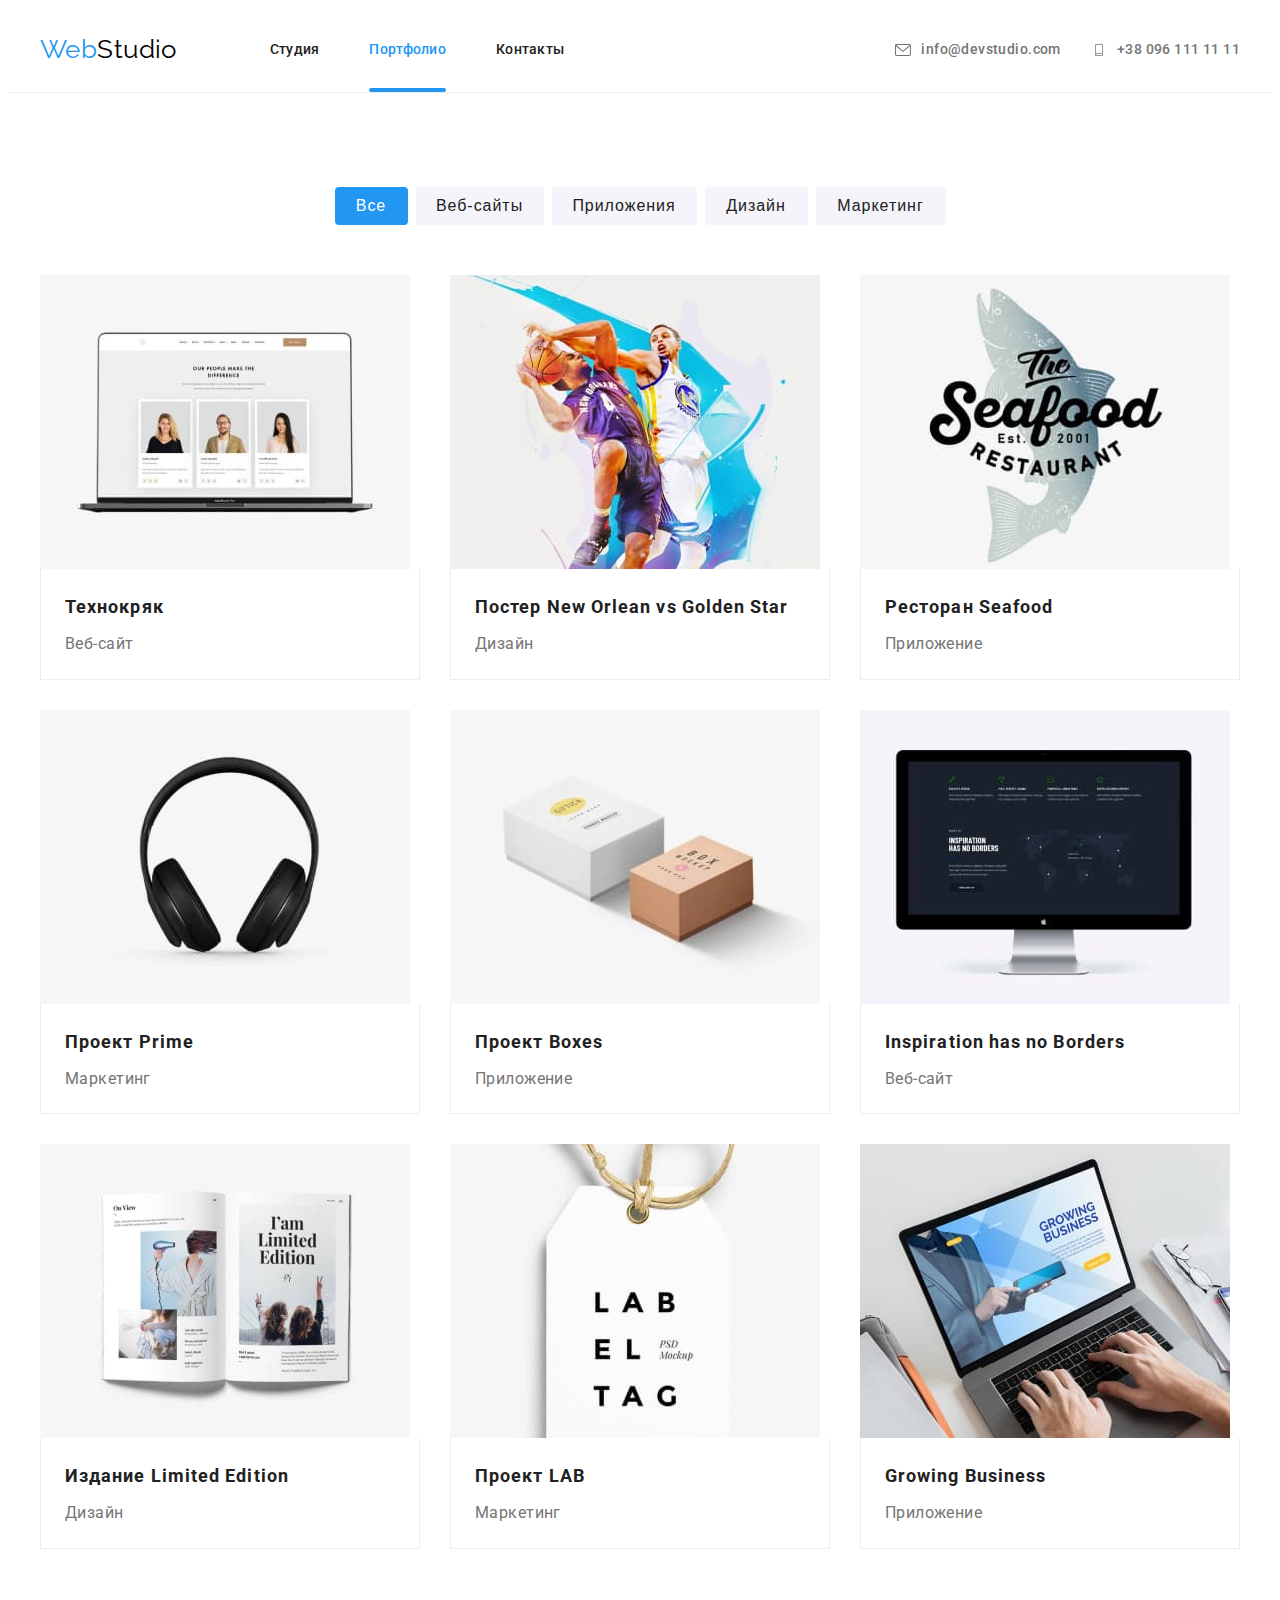
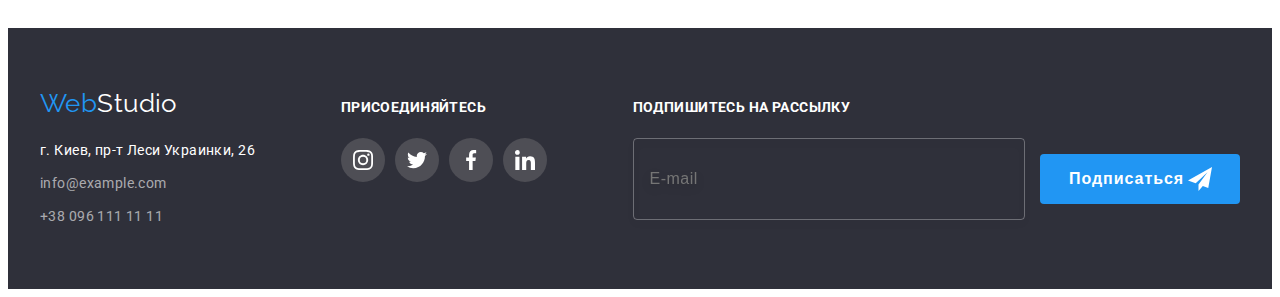
<file: portfolio.html>
<!DOCTYPE html>
<html lang="ru">

<head>
	<meta charset="UTF-8" />
	<meta http-equiv="X-UA-Compatible" content="IE=edge" />
	<meta name="viewport" content="width=device-width, initial-scale=1.0" />
	<title>Портфолио</title>
	<link rel="preconnect" href="https://fonts.googleapis.com" />
	<link rel="preconnect" href="https://fonts.gstatic.com" crossorigin />
	<link
		href="https://fonts.googleapis.com/css2?family=Raleway:wght@700&family=Roboto:wght@400;500;700;900&display=swap"
		rel="stylesheet" />
	<link rel="stylesheet" href="https://cdnjs.cloudflare.com/ajax/libs/modern-normalize/1.1.0/modern-normalize.min.css"
		integrity="sha512-wpPYUAdjBVSE4KJnH1VR1HeZfpl1ub8YT/NKx4PuQ5NmX2tKuGu6U/JRp5y+Y8XG2tV+wKQpNHVUX03MfMFn9Q=="
		crossorigin="anonymous" referrerpolicy="no-referrer" />
	
	<link rel="stylesheet" href="./css/main.min.css" />
	<link rel="stylesheet" href="./css/style.css" />
</head>

<body>
	<!-- header -->
	<!-- portfolio -->
	<header class="header">
		<div class="container header__container">
			<a class="logo header__logo" href="WebStudio" aria-label="logo"> Web<span class="header__logo--color">Studio</span></a>
			<nav class="nav">
				<ul class="nav__list nav__list--location">
					<li class="nav__item">
						<a class="nav__link" href="./index.html">Студия</a>
					</li>
					<li class="nav__item">
						<a class="nav__link nav__link--current" href="./portfolio.html">Портфолио</a>
					</li>
					<li class="nav__item">
						<a class="nav__link" href="Контакты">Контакты</a>
					</li>
				</ul>
			</nav>
			<ul class="contact contact--right">
				<li class="contact__item">
					<a class="contact__link" href="mailto:info@devstudio.com"><svg class="contact__icon" width="16"
							height="12">
							<use href="./images/icons.svg#icon-envelope"></use>
						</svg>
						info@devstudio.com</a>
				</li>
				<li class="contact__item">
					<a class="contact__link" href="tel:+380961111111"><svg class="contact__icon" width="16" height="12">
							<use href="./images/icons.svg#icon-smartphone"></use>
						</svg>+38 096 111 11 11</a>
				</li>
			</ul>
		</div>
	</header>
	<main>
		<section class="section">
			<div class="container">
				<h1 hidden>Портфолио</h1>
				<ul class="filter filter--position">
					<li class="filter__item">
						<button class="button button__filter button__filter--all" type="button">Все</button>
					</li>
					<li class="filter__item">
						<button class="button button__filter button__filter--web" type="button">Веб-сайты</button>
					</li>
					<li class="filter__item">
						<button class="button button__filter button__filter--application" type="button">Приложения</button>
					</li>
					<li class="filter__item">
						<button class="button button__filter button__filter--design" type="button">Дизайн</button>
					</li>
					<li class="filter__item">
						<button class="button button__filter button__filter--marketing" type="button">Маркетинг</button>
					</li>
				</ul>

				<!-- project -->

				<ul class="project card-set">
					<li class="project__item card-set__item">
						<a class="project__link" href="">
							<div class="overlay-card">
								<img src="./images/manager.jpg" alt="изображение менеджеров в екране ноутбука"
									width="370" height="294" />
								<div class="overlay-card__content">
									<p class="overlay-card--text">
										Ресурс предлагает комплексные предложения с разным уровнем функционала и
										сервисов. Все это
										позволит посетителю получить исчерпывающие сведения о компании или частном лице.
									</p>
								</div>
							</div>
							<div class="project__content">
								<h2 class="project__title">Технокряк</h2>
								<p class="project__title--descr">Веб-сайт</p>
							</div>
						</a>
					</li>
					<li class="project__item card-set__item">
						<a class="project__link" href="">
							<div class="overlay-card">
								<img src="./images/goldenstar.jpg" alt="два баскетболистка" width="370" height="294" />
								<div class="overlay-card__content">
									<p class="overlay-card--text">
										Ресурс предлагает комплексные предложения с разным уровнем функционала и
										сервисов. Все это
										позволит посетителю получить исчерпывающие сведения о компании или частном лице.
									</p>
								</div>
							</div>
							<div class="project__content">
								<h2 class="project__title">Постер New Orlean vs Golden Star</h2>
								<p class="project__title--descr">Дизайн</p>
							</div>
						</a>
					</li>
					<li class="project__item card-set__item">
						<a class="project__link" href="">
							<div class="overlay-card">
								<img src="./images/seafood.jpg" alt="логотип seafood" width="370" height="294" />
								<div class="overlay-card__content">
									<p class="overlay-card--text">
										Ресурс предлагает комплексные предложения с разным уровнем функционала и
										сервисов. Все это
										позволит посетителю получить исчерпывающие сведения о компании или частном лице.
									</p>
								</div>
							</div>
							<div class="project__content">
								<h2 class="project__title">Ресторан Seafood</h2>
								<p class="project__title--descr">Приложение</p>
							</div>
						</a>
					</li>
					<li class="project__item card-set__item">
						<a class="project__link" href="">
							<div class="overlay-card">
								<img src="./images/prime.jpg" alt="наушники" width="370" height="294" />
								<div class="overlay-card__content">
									<p class="overlay-card--text">
										Ресурс предлагает комплексные предложения с разным уровнем функционала и
										сервисов. Все это
										позволит посетителю получить исчерпывающие сведения о компании или частном лице.
									</p>
								</div>
							</div>
							<div class="project__content">
								<h2 class="project__title">Проект Prime</h2>
								<p class="project__title--descr">Маркетинг</p>
							</div>
						</a>
					</li>
					<li class="project__item card-set__item">
						<a class="project__link" href="">
							<div class="overlay-card">
								<img src="./images/box.jpg" alt="две коробки" width="370" height="294" />
								<div class="overlay-card__content">
									<p class="overlay-card--text">
										Ресурс предлагает комплексные предложения с разным уровнем функционала и
										сервисов. Все это
										позволит посетителю получить исчерпывающие сведения о компании или частном лице.
									</p>
								</div>
							</div>
							<div class="project__content">
								<h2 class="project__title">Проект Boxes</h2>
								<p class="project__title--descr">Приложение</p>
							</div>
						</a>
					</li>
					<li class="project__item card-set__item">
						<a class="project__link" href="">
							<div class="overlay-card">
								<img src="./images/borders.jpg" alt="екран монитора" width="370" height="294" />
								<div class="overlay-card__content">
									<p class="overlay-card--text">
										Ресурс предлагает комплексные предложения с разным уровнем функционала и
										сервисов. Все это
										позволит посетителю получить исчерпывающие сведения о компании или частном лице.
									</p>
								</div>
							</div>
							<div class="project__content">
								<h2 class="project__title" lang="en"> Inspiration has no Borders </h2>
								<p class="project__title--descr">Веб-сайт</p>
							</div>
						</a>
					</li>
					<li class="project__item card-set__item">
						<a class="project__link" href="">
							<div class="overlay-card">
								<img src="./images/limited.jpg" alt="розвернутая книга" width="370" height="294" />
								<div class="overlay-card__content">
									<p class="overlay-card--text">
										Ресурс предлагает комплексные предложения с разным уровнем функционала и
										сервисов. Все это
										позволит посетителю получить исчерпывающие сведения о компании или частном лице.
									</p>
								</div>
							</div>
							<div class="project__content">
								<h2 class="project__title">Издание Limited Edition</h2>
								<p class="project__title--descr">Дизайн</p>
							</div>
						</a>
					</li>
					<li class="project__item card-set__item">
						<a class="project__link" href="">
							<div class="overlay-card">
								<img src="./images/lab.jpg" alt="ярлик lab" width="370" height="294" />
								<div class="overlay-card__content">
									<p class="overlay-card--text">
										Ресурс предлагает комплексные предложения с разным уровнем функционала и
										сервисов. Все это
										позволит посетителю получить исчерпывающие сведения о компании или частном лице.
									</p>
								</div>
							</div>
							<div class="project__content">
								<h2 class="project__title">Проект LAB</h2>
								<p class="project__title--descr">Маркетинг</p>
							</div>
						</a>
					</li>
					<li class="project__item card-set__item">
						<a class="project__link" href="">
							<div class="overlay-card">
								<img src="./images/business.jpg" alt="работа с ноутбука" width="370" height="294" />
								<div class="overlay-card__content">
									<p class="overlay-card--text">
										Ресурс предлагает комплексные предложения с разным уровнем функционала и
										сервисов. Все это
										позволит посетителю получить исчерпывающие сведения о компании или частном лице.
									</p>
								</div>
							</div>
							<div class="project__content">
								<h2 class="project__title" lang="en">Growing Business</h2>
								<p class="project__title--descr">Приложение</p>
							</div>
						</a>
					</li>
				</ul>
			</div>
		</section>
	</main>
	<!-- footer -->
	<footer class="footer">
		<div class="container container__footer">
			<div>
				<a class="logo footer__logo" href="WebStudio" aria-label="logo"> Web<span class="footer__logo--color">Studio</span></a>
				<ul class="footer__contact">
					<li class="footer__item">
						<a class="footer__link footer__link--color" href="https://goo.gl/maps/sdTWrFby8Wr7bBPv6" target="_blank"
							rel="noopener noreferrer">г. Киев, пр-т Леси Украинки, 26</a>
					</li>
					<li class="footer__item">
						<a class="footer__link" href="mailto:info@example.com">info@example.com</a>
					</li>
					<li class="footer__item">
						<a class="footer__link" href="tel:+380961111111"> +38 096 111 11 11</a>
					</li>
				</ul>
			</div>
			<div class="social-media-footer">
				<p class="slogan">присоединяйтесь</p>
				<ul  class="social-media">
					<li class="social-media__item">
						<a class="social-media__link social-media__link--color" href="" target="_blank"
							rel="noopener noreferrer" aria-label="instagram"><svg class="social-media__icon" width="20"
								height="20">
								<use href="./images/icons.svg#icon-instagram"></use>
							</svg>
						</a>
					</li>
					<li class="social-media__item">
						<a class="social-media__link social-media__link--color" href="" target="_blank"
							rel="noopener noreferrer" aria-label="twitter"><svg class="social-media__icon" width="20"
								height="20">
								<use href="./images/icons.svg#icon-twitter"></use>
							</svg></a>
					</li>
					<li class="social-media__item">
						<a class="social-media__link social-media__link--color" href="" target="_blank"
							rel="noopener noreferrer" aria-label="facebook"><svg class="social-media__icon" width="20"
								height="20">
								<use href="./images/icons.svg#icon-facebook"></use>
							</svg></a>
					</li>
					<li class="social-media__item">
						<a class="social-media__link social-media__link--color" href="" target="_blank"
							rel="noopener noreferrer" aria-label="linkedin"><svg class="social-media__icon" width="20"
								height="20">
								<use href="./images/icons.svg#icon-linkedin"></use>
							</svg></a>
					</li>
				</ul>
			</div>
			<form class="form">
				<p class="slogan">Подпишитесь на рассылку</p>
				<label>
					<input class="form__input" type="email" name="email" placeholder="E-mail" required />
				</label>
				<button class="button button--position" type="submit">Подписаться
					<svg class="button__icon-send" width="24" height="24">
						<use href="./images/icons.svg#icon-send"></use>
					</svg>
				</button>
			</form>
		</div>
	</footer>
</body>

</html>
</file>
<file: css/style.css>
/* --змінна flex-- */


.is-hidden {
	opacity: 0;
	visibility: hidden;
	pointer-events: none;
}

/* header */




/* hero */

/* modal window */





/* section features */

/* section about */

/* section team */

/* social-media */

/* client */

/* portfolio */
/* filter */


/* project */


/* footer */
</file>
<file: css/main.min.css>
:root{--header-border-color: #ececec;--accent-color: #2196f3;--accent-background-color: #188ce8;--main-second-color: #000000;--main-background-color: #ffffff;--titel-color: #212121;--titel-text-color: rgb(117, 117, 117);--hero-background-color: #2f303a;--btn-background-color: #f5f4fa;--svg-color: #afb1b8;--main-font: "Roboto";--accent-font: "Raleway";--items: 3;--indent: 30px;--transition-duration: 250ms;--timing-function: cubic-bezier(0.4, 0, 0.2, 1)}.visually-hidden{position:absolute;width:1px;height:1px;margin:-1px;border:0;padding:0;white-space:nowrap;-webkit-clip-path:inset(100%);clip-path:inset(100%);clip:rect(0 0 0 0);overflow:hidden}.is-hidden{opacity:0;visibility:hidden;pointer-events:none}.card-set{display:-webkit-box;display:-ms-flexbox;display:flex;-ms-flex-wrap:wrap;flex-wrap:wrap;margin:calc(-1*var(--indent)/2)}.card-set__item{-ms-flex-preferred-size:calc((100% - var(--indent)*var(--items))/var(--items));flex-basis:calc((100% - var(--indent)*var(--items))/var(--items));margin:calc(var(--indent)/2)}h1,h2,h3,h4{margin:0}img{display:block;max-width:100%;height:auto}ul{margin:0;padding:0}a{text-decoration:none}li{list-style:none}body{font-family:var(--main-font);color:var(--titel-text-color);background-color:var(--main-background-color);font-size:14px;line-height:1.4;letter-spacing:.03em}body.no-scroll{overflow:hidden}.backdrop{position:fixed;top:0;left:0;z-index:1;width:100%;height:100%;opacity:1;visibility:visible;pointer-events:initial;-webkit-transition-property:opacity,visibility;transition-property:opacity,visibility;-webkit-transition-duration:var(--transition-duration);transition-duration:var(--transition-duration);-webkit-transition-timing-function:var(--timing-function);transition-timing-function:var(--timing-function);background:rgba(0,0,0,.2)}.btn-close{position:absolute;top:8px;right:8px;width:30px;height:30px;display:-webkit-box;display:-ms-flexbox;display:flex;-webkit-box-align:center;-ms-flex-align:center;align-items:center;-webkit-box-pack:center;-ms-flex-pack:center;justify-content:center;padding:0;background-color:var(--main-background-color);border:1px solid rgba(0,0,0,.1);border-radius:50%;cursor:pointer}.btn-close:hover{fill:var(--accent-color)}.checkbox{-webkit-box-pack:center;-ms-flex-pack:center;justify-content:center;-webkit-box-align:center;-ms-flex-align:center;align-items:center;position:relative;display:-webkit-box;display:-ms-flexbox;display:flex;cursor:pointer}.checkbox--position{gap:7px;margin-top:20px;margin-bottom:30px}.checkbox__icon{display:-webkit-inline-box;display:-ms-inline-flexbox;display:inline-flex;-webkit-box-align:center;-ms-flex-align:center;align-items:center;-webkit-box-pack:center;-ms-flex-pack:center;justify-content:center;width:16px;height:15px;outline:2px solid var(--titel-color);outline-offset:-2px;-webkit-transition-property:background-color,outline-color;transition-property:background-color,outline-color;-webkit-transition-duration:var(--transition-duration);transition-duration:var(--transition-duration);-webkit-transition-timing-function:var(--timing-function);transition-timing-function:var(--timing-function);border-radius:2px;fill:var(--main-background-color)}.checkbox__input:checked+.checkbox__icon{background-color:var(--accent-color);outline-color:var(--accent-color)}.checkbox__text{line-height:1.71;-webkit-user-select:none;-moz-user-select:none;-ms-user-select:none;user-select:none}.checkbox__link{color:var(--accent-color)}.form{display:inline-block}.form__input{font-size:16px;letter-spacing:.03em;color:rgba(255,255,255,.6);width:358px;height:50px;margin-right:12px;padding:15px 16px 15px 16px;outline:rgba(0,0,0,0);border:1px solid rgba(255,255,255,.3);-webkit-filter:drop-shadow(0px 4px 4px rgba(0, 0, 0, 0.15));filter:drop-shadow(0px 4px 4px rgba(0, 0, 0, 0.15));border-radius:4px;background-color:inherit;-webkit-transition-property:border-color;transition-property:border-color;-webkit-transition-duration:var(--transition-duration);transition-duration:var(--transition-duration);-webkit-transition-timing-function:var(--timing-function);transition-timing-function:var(--timing-function)}.form__input:focus-within{border-color:var(--accent-color);color:var(--main-background-color)}.label{position:relative;font-size:12px;line-height:1.16;letter-spacing:.01em}.label__input{width:100%;height:40px;margin-top:4px;padding:0 42px;outline:rgba(0,0,0,0);-webkit-transition-property:border-color;transition-property:border-color;-webkit-transition-duration:var(--transition-duration);transition-duration:var(--transition-duration);-webkit-transition-timing-function:var(--timing-function);transition-timing-function:var(--timing-function);border:1px solid rgba(33,33,33,.2);border-radius:4px;cursor:pointer}.label__input:focus-within{border-color:var(--accent-color)}.label__input::-webkit-input-placeholder{font-size:12px;line-height:1.16;letter-spacing:.01em;color:rgba(117,117,117,.5)}.label__input::-moz-placeholder{font-size:12px;line-height:1.16;letter-spacing:.01em;color:rgba(117,117,117,.5)}.label__input:-ms-input-placeholder{font-size:12px;line-height:1.16;letter-spacing:.01em;color:rgba(117,117,117,.5)}.label__input::-ms-input-placeholder{font-size:12px;line-height:1.16;letter-spacing:.01em;color:rgba(117,117,117,.5)}.label__input::placeholder{font-size:12px;line-height:1.16;letter-spacing:.01em;color:rgba(117,117,117,.5)}.label:focus-within{fill:var(--accent-color);border-color:var(--accent-color)}.label__icon{position:absolute;bottom:11px;left:12px}.label__input--message{height:120px;resize:none;padding:12px 16px}.modal{position:absolute;top:50%;left:50%;-webkit-transform:translate(-50%, -50%);transform:translate(-50%, -50%);min-width:528px;min-height:581px;padding:40px;background-color:var(--main-background-color);-webkit-box-shadow:0px 1px 3px rgba(0,0,0,.12),0px 1px 1px rgba(0,0,0,.14),0px 2px 1px rgba(0,0,0,.2);box-shadow:0px 1px 3px rgba(0,0,0,.12),0px 1px 1px rgba(0,0,0,.14),0px 2px 1px rgba(0,0,0,.2);border-radius:4px}.modal__chapter{font-size:20px;line-height:1.15;letter-spacing:.03em;margin-bottom:12px;color:var(--titel-color)}.modal__body{display:-webkit-box;display:-ms-flexbox;display:flex;-webkit-box-orient:vertical;-webkit-box-direction:normal;-ms-flex-direction:column;flex-direction:column;gap:10px}.button{width:200px;height:50px;margin:auto;padding:0;color:var(--main-background-color);background-color:var(--accent-color);-webkit-transition-property:color,background-color,-webkit-box-shadow;transition-property:color,background-color,-webkit-box-shadow;transition-property:color,background-color,box-shadow;transition-property:color,background-color,box-shadow,-webkit-box-shadow;-webkit-transition-duration:var(--transition-duration);transition-duration:var(--transition-duration);-webkit-transition-timing-function:var(--timing-function);transition-timing-function:var(--timing-function);border-radius:4px;border:none;cursor:pointer;font-weight:700;font-size:16px;line-height:1.88;letter-spacing:.06em}.button:hover{color:var(--main-background-color);background-color:var(--accent-background-color);-webkit-box-shadow:0px 4px 4px rgba(0,0,0,.15);box-shadow:0px 4px 4px rgba(0,0,0,.15)}.button--position{position:relative;padding:10px 62px 10px 29px}.button__icon-send{position:absolute;top:13px;right:28px;fill:var(--main-background-color)}.button__filter{height:38px;font-weight:500;color:var(--titel-color);background-color:var(--btn-background-color)}.button__filter--all{color:var(--main-background-color);background-color:var(--accent-color);width:73px;width:73px}.button__filter--web{width:128px}.button__filter--application{width:145px}.button__filter--design{width:103px}.button__filter--marketing{width:130px}.contact{display:-webkit-box;display:-ms-flexbox;display:flex}.contact--right{margin-left:auto}.contact__item:not(:last-child){margin-right:30px}.contact__link{display:-webkit-box;display:-ms-flexbox;display:flex;-webkit-box-align:center;-ms-flex-align:center;align-items:center;font-weight:500;padding-top:32px;padding-bottom:32px;color:var(--titel-text-color);-webkit-transition-property:color;transition-property:color;-webkit-transition-duration:var(--transition-duration);transition-duration:var(--transition-duration);-webkit-transition-timing-function:var(--timing-function);transition-timing-function:var(--timing-function)}.contact__link:hover,.contact__link:focus{color:var(--accent-color)}.contact__icon{margin-right:10px;fill:currentColor}.filter{display:-webkit-box;display:-ms-flexbox;display:flex;-webkit-box-pack:center;-ms-flex-pack:center;justify-content:center;gap:8px}.filter--position{margin-bottom:50px}.filter{display:-webkit-box;display:-ms-flexbox;display:flex;-webkit-box-pack:center;-ms-flex-pack:center;justify-content:center;gap:8px}.filter--position{margin-bottom:50px}.logo{font-family:var(--accent-font);font-size:26px;line-height:1.19;color:var(--accent-color)}.nav__list{display:-webkit-box;display:-ms-flexbox;display:flex;-webkit-box-align:center;-ms-flex-align:center;align-items:center}.nav__list--location{margin-left:93px}.nav__item,.nav__link{color:var(--titel-color);font-weight:500;line-height:1.14;letter-spacing:.02em;-webkit-transition-property:color;transition-property:color;-webkit-transition-duration:var(--transition-duration);transition-duration:var(--transition-duration);-webkit-transition-timing-function:var(--timing-function);transition-timing-function:var(--timing-function)}.nav__item:not(:last-child){margin-right:50px}.nav__link:hover,.nav__link:focus{color:var(--accent-color)}.nav__link--current{color:var(--accent-color)}.nav__link{display:block;padding-top:33px;padding-bottom:32px;position:relative}.nav__link--current::after{content:"";width:100%;height:4px;display:inline-block;position:absolute;bottom:0;left:0;border-radius:2px;-webkit-transform:translateY(2px);transform:translateY(2px);background-color:var(--accent-color)}.overlay{display:-webkit-box;display:-ms-flexbox;display:flex;-webkit-box-align:center;-ms-flex-align:center;align-items:center;-webkit-box-pack:center;-ms-flex-pack:center;justify-content:center;opacity:0;-webkit-transform:translateY(-100%);transform:translateY(-100%);-webkit-transition-property:opacity;transition-property:opacity;-webkit-transition-duration:var(--transition-duration);transition-duration:var(--transition-duration);-webkit-transition-timing-function:var(--timing-function);transition-timing-function:var(--timing-function);width:100%;height:70px;background-color:rgba(47,48,58,.8)}.overlay--descr{font-weight:700;line-height:1.14;text-align:center;text-transform:uppercase;margin:0;padding:27px 82px;color:var(--main-background-color)}.overlay-card{position:relative;overflow:hidden}.overlay-card__content{width:100%;height:100%;position:absolute;top:0;left:0;-webkit-transform:translateY(100%);transform:translateY(100%);-webkit-transition-property:-webkit-transform;transition-property:-webkit-transform;transition-property:transform;transition-property:transform, -webkit-transform;-webkit-transition-duration:var(--transition-duration);transition-duration:var(--transition-duration);-webkit-transition-timing-function:var(--timing-function);transition-timing-function:var(--timing-function);background-color:rgba(33,150,243,.9)}.overlay-card--text{font-size:18px;line-height:1.55;letter-spacing:.03em;margin:0;padding:63px 24px;color:var(--main-background-color)}.section{padding-bottom:94px;padding-top:94px}.section__title{font-size:36px;line-height:1.16;color:var(--titel-color);text-align:center;margin-bottom:50px}.slogan{font-weight:700;text-transform:uppercase;margin-top:0;margin-bottom:20px;color:var(--main-background-color)}.social-media{list-style:none;display:-webkit-box;display:-ms-flexbox;display:flex;-webkit-box-pack:center;-ms-flex-pack:center;justify-content:center}.social-media--position{margin-bottom:30px}.social-media__item:not(:last-child){margin-right:10px}.social-media__item{width:44px;height:44px}.social-media__link{display:-webkit-box;display:-ms-flexbox;display:flex;-webkit-box-align:center;-ms-flex-align:center;align-items:center;-webkit-box-pack:center;-ms-flex-pack:center;justify-content:center;width:100%;height:100%;border-radius:50%;background-color:var(--main-background-color);color:var(--svg-color);fill:currentColor;-webkit-transition-property:background-color,fill;transition-property:background-color,fill;-webkit-transition-duration:var(--transition-duration);transition-duration:var(--transition-duration);-webkit-transition-timing-function:var(--timing-function);transition-timing-function:var(--timing-function)}.social-media__link:hover .social-media__icon,.social-media__link:focus .social-media__icon{fill:var(--main-background-color)}.social-media__link:hover,.social-media__link:focus{fill:var(--main-background-color);background-color:var(--accent-color)}.social-media__footer{margin-left:70px;margin-right:93px}.social-media__link--color{color:var(--main-background-color);background-color:#4e4e55}.container{width:1200px;margin-left:auto;margin-right:auto;padding-left:15px;padding-right:15px}.container__footer{display:-webkit-box;display:-ms-flexbox;display:flex;-webkit-box-align:baseline;-ms-flex-align:baseline;align-items:baseline;-webkit-box-pack:justify;-ms-flex-pack:justify;justify-content:space-between}.header{border-bottom:1px solid var(--header-border-color)}.header__container{display:-webkit-box;display:-ms-flexbox;display:flex;-webkit-box-align:center;-ms-flex-align:center;align-items:center}.header__logo{padding-top:24px;padding-bottom:25px}.header__logo--color{color:var(--main-second-color)}.hero{padding-top:200px;padding-bottom:200px;max-width:1600px;height:600px;margin:auto;background-image:-webkit-gradient(linear, left top, left bottom, from(rgba(47, 48, 58, 0.4)), to(rgba(47, 48, 58, 0.4))),url(../images/header.jpg);background-image:linear-gradient(rgba(47, 48, 58, 0.4), rgba(47, 48, 58, 0.4)),url(../images/header.jpg);background-color:var(--hero-background-color);background-repeat:no-repeat;background-position:center;background-size:cover;text-align:center;-webkit-filter:drop-shadow(0px 4px 4px rgba(0, 0, 0, 0.25));filter:drop-shadow(0px 4px 4px rgba(0, 0, 0, 0.25))}.hero__title{font-family:var(--main-font);font-weight:900;font-size:44px;letter-spacing:.06em;text-transform:uppercase;color:var(--main-background-color);margin:0 237px 30px}.section__features{padding-bottom:0}.features{display:-webkit-box;display:-ms-flexbox;display:flex}.features__item{margin-right:30px;width:270px}.features__item:last-child{margin-right:0}.features__title{font-size:14px;line-height:1.14;text-transform:uppercase;color:var(--titel-color)}.features__text{line-height:1.71;margin-top:10px;margin-bottom:0}.features__icon{display:-webkit-box;display:-ms-flexbox;display:flex;-webkit-box-pack:center;-ms-flex-pack:center;justify-content:center;-webkit-box-align:center;-ms-flex-align:center;align-items:center;width:270px;height:120px;margin-bottom:30px;border-radius:4px;background-color:var(--btn-background-color)}.about{display:-webkit-box;display:-ms-flexbox;display:flex}.about__item:hover .overlay{opacity:1}.about__item{position:relative;overflow:hidden;margin-right:30px}.about__item:last-child{margin-right:0}.team{--items: 4}.team__item{background-color:var(--main-background-color);-webkit-box-shadow:0px 1px 3px rgba(0,0,0,.12),0px 1px 1px rgba(0,0,0,.14),0px 2px 1px rgba(0,0,0,.2);box-shadow:0px 1px 3px rgba(0,0,0,.12),0px 1px 1px rgba(0,0,0,.14),0px 2px 1px rgba(0,0,0,.2);border-radius:0px 0px 4px 4px;margin-bottom:0}.team__item:last-child{margin-right:0}.team__name{font-weight:500;font-size:16px;line-height:1.18;text-align:center;color:var(--titel-color);margin-top:30px;margin-bottom:10px}.team__descr{font-size:16px;line-height:1.18;text-align:center;margin-top:0;margin-bottom:16px}.section__team{background-color:var(--btn-background-color)}.client{display:-webkit-box;display:-ms-flexbox;display:flex;list-style:none;-webkit-box-pack:justify;-ms-flex-pack:justify;justify-content:space-between}.client__box{display:-webkit-box;display:-ms-flexbox;display:flex;width:170px;height:92px}.client__link{display:-webkit-box;display:-ms-flexbox;display:flex;-webkit-box-align:center;-ms-flex-align:center;align-items:center;-webkit-box-pack:center;-ms-flex-pack:center;justify-content:center;width:100%;height:100%;border:1px solid var(--svg-color);color:var(--svg-color);fill:currentColor;border-radius:4px;-webkit-transition-property:border-color,fill;transition-property:border-color,fill;-webkit-transition-duration:var(--transition-duration);transition-duration:var(--transition-duration);-webkit-transition-timing-function:var(--timing-function);transition-timing-function:var(--timing-function)}.client__link:hover,.client__link:focus{fill:var(--accent-color);border-color:var(--accent-color)}.project__content{padding:20px 24px;border-left:1px solid #eee;border-right:1px solid #eee;border-bottom:1px solid #eee}.project__item:nth-last-child(-n+3){margin-bottom:0}.project__link{display:block;-webkit-transition-property:-webkit-box-shadow;transition-property:-webkit-box-shadow;transition-property:box-shadow;transition-property:box-shadow, -webkit-box-shadow;-webkit-transition-duration:var(--transition-duration);transition-duration:var(--transition-duration);-webkit-transition-timing-function:var(--timing-function);transition-timing-function:var(--timing-function)}.project__link:hover,.project__link:focus{-webkit-box-shadow:0px 1px 1px rgba(0,0,0,.12),0px 4px 4px rgba(0,0,0,.06),1px 4px 6px rgba(0,0,0,.16);box-shadow:0px 1px 1px rgba(0,0,0,.12),0px 4px 4px rgba(0,0,0,.06),1px 4px 6px rgba(0,0,0,.16)}.project__link:hover .overlay-card__content{-webkit-transform:translateY(0);transform:translateY(0)}.project__title{font-size:18px;line-height:2;letter-spacing:.06em;color:var(--titel-color)}.project__title--descr{font-size:16px;line-height:1.87;color:var(--titel-text-color);margin-top:4px;margin-bottom:0}.footer{background-color:var(--hero-background-color);padding-bottom:60px;padding-top:60px}.footer__logo{display:block;margin-bottom:20px}.footer__logo--color{color:var(--main-background-color)}.footer__contact{display:-webkit-box;display:-ms-flexbox;display:flex;-webkit-box-orient:vertical;-webkit-box-direction:normal;-ms-flex-direction:column;flex-direction:column;gap:9px}.footer__link{line-height:1.71;color:rgba(255,255,255,.6);-webkit-transition-property:color;transition-property:color;-webkit-transition-duration:var(--transition-duration);transition-duration:var(--transition-duration);-webkit-transition-timing-function:var(--timing-function);transition-timing-function:var(--timing-function)}.footer__link--color{color:var(--main-background-color)}.footer__link:hover,.footer__link:focus{color:var(--accent-color)}/*# sourceMappingURL=main.min.css.map */
</file>
